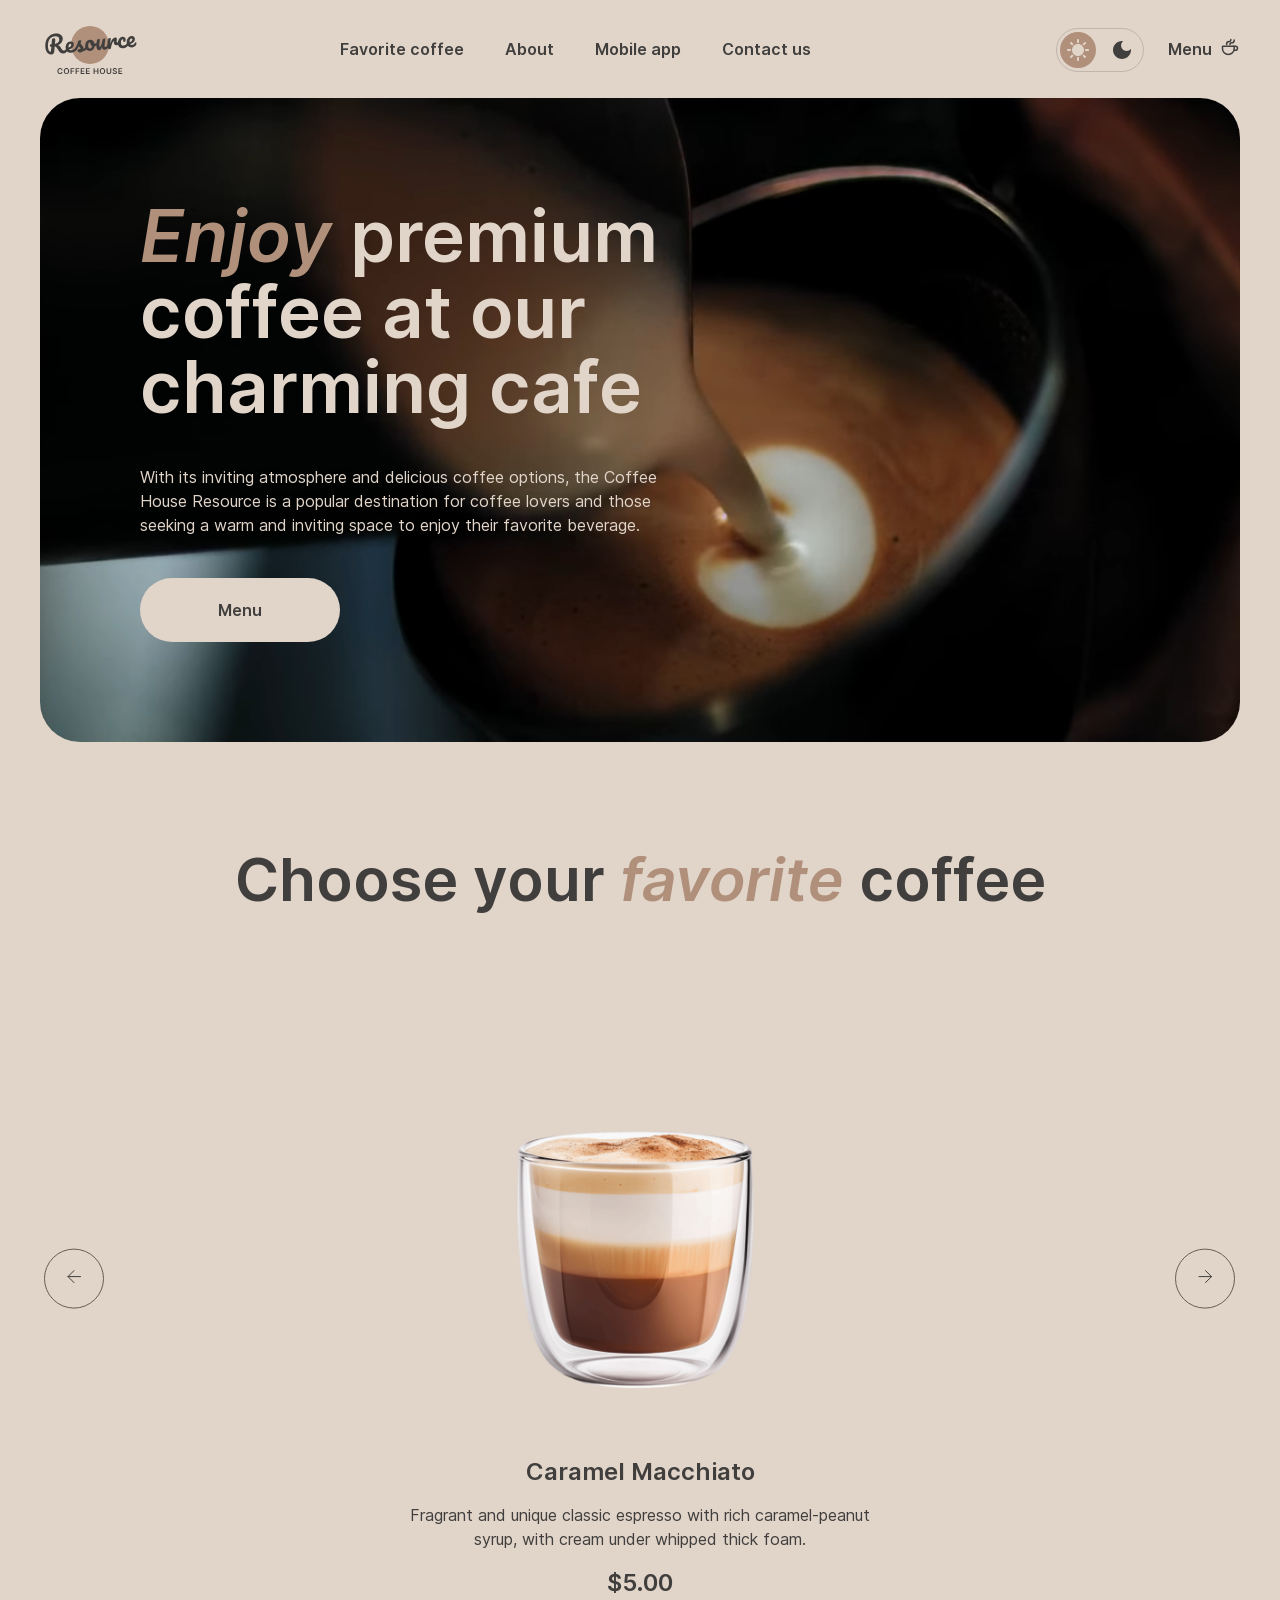
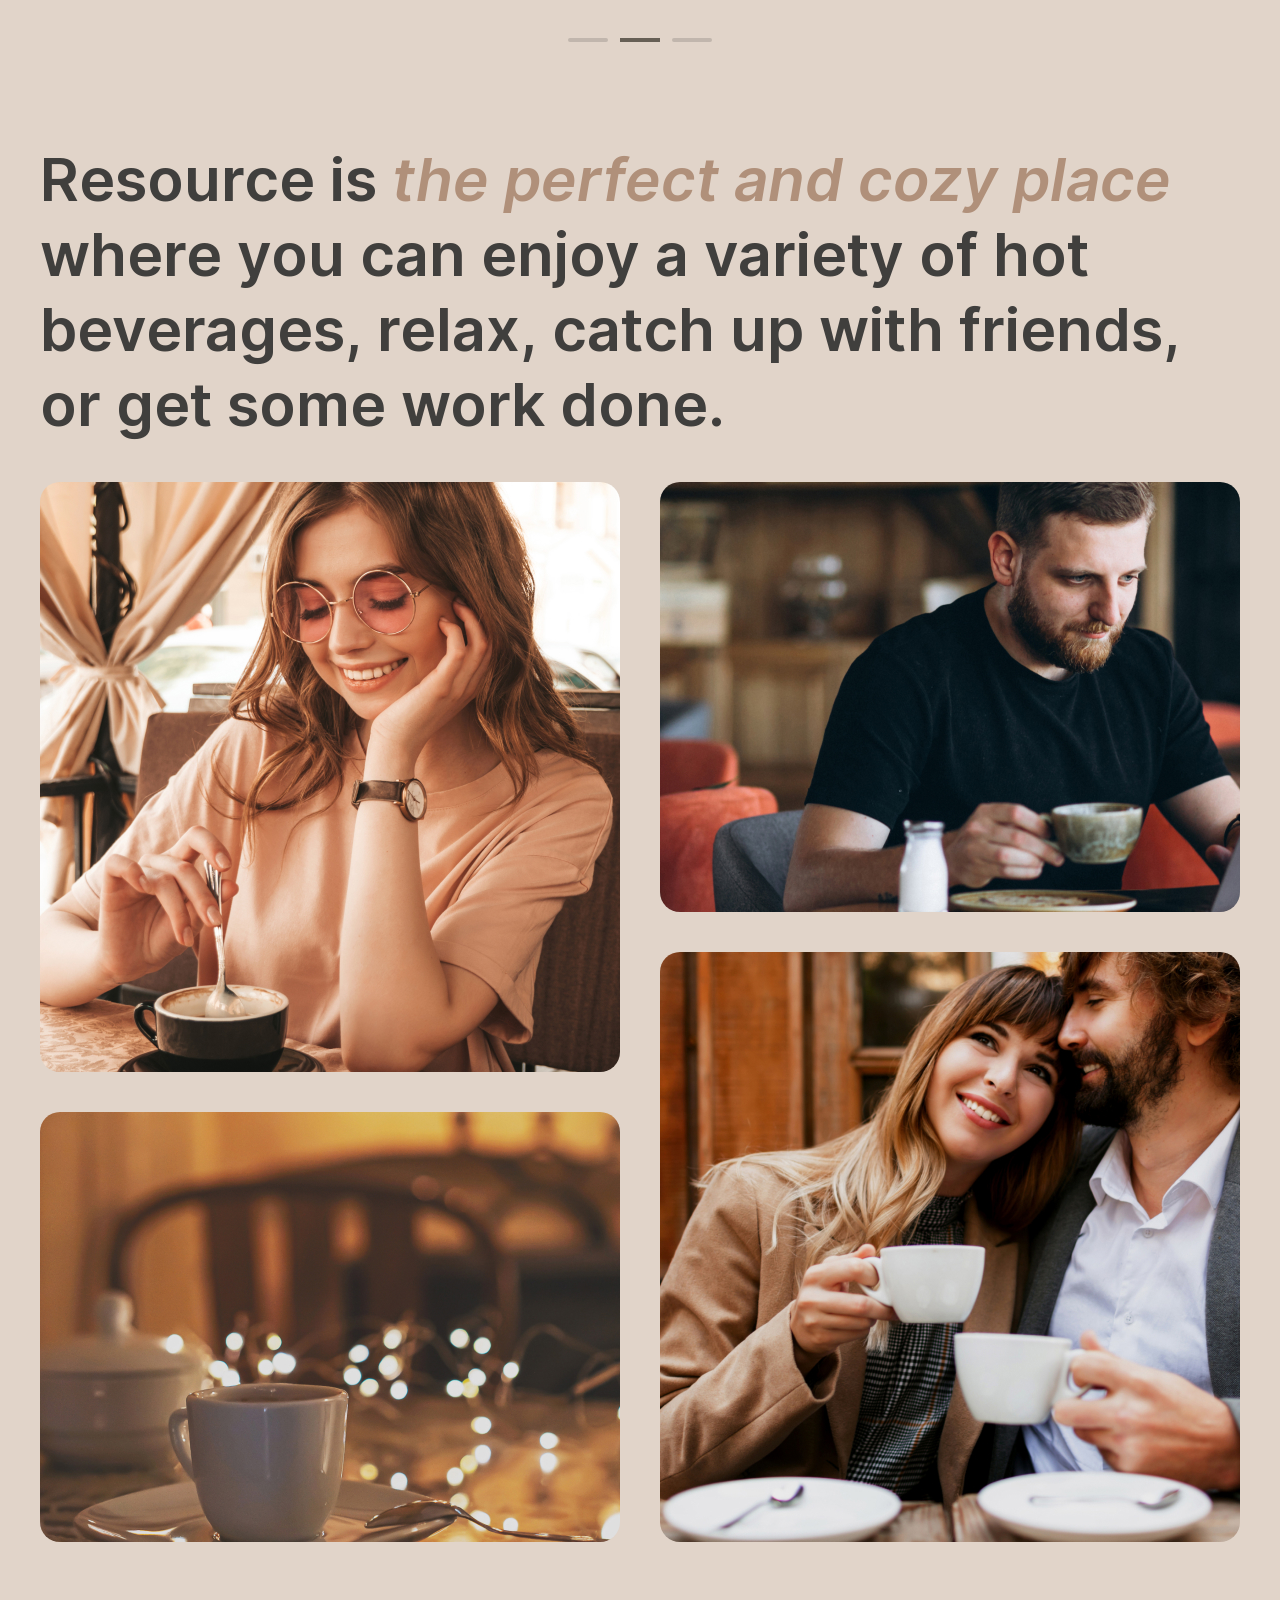
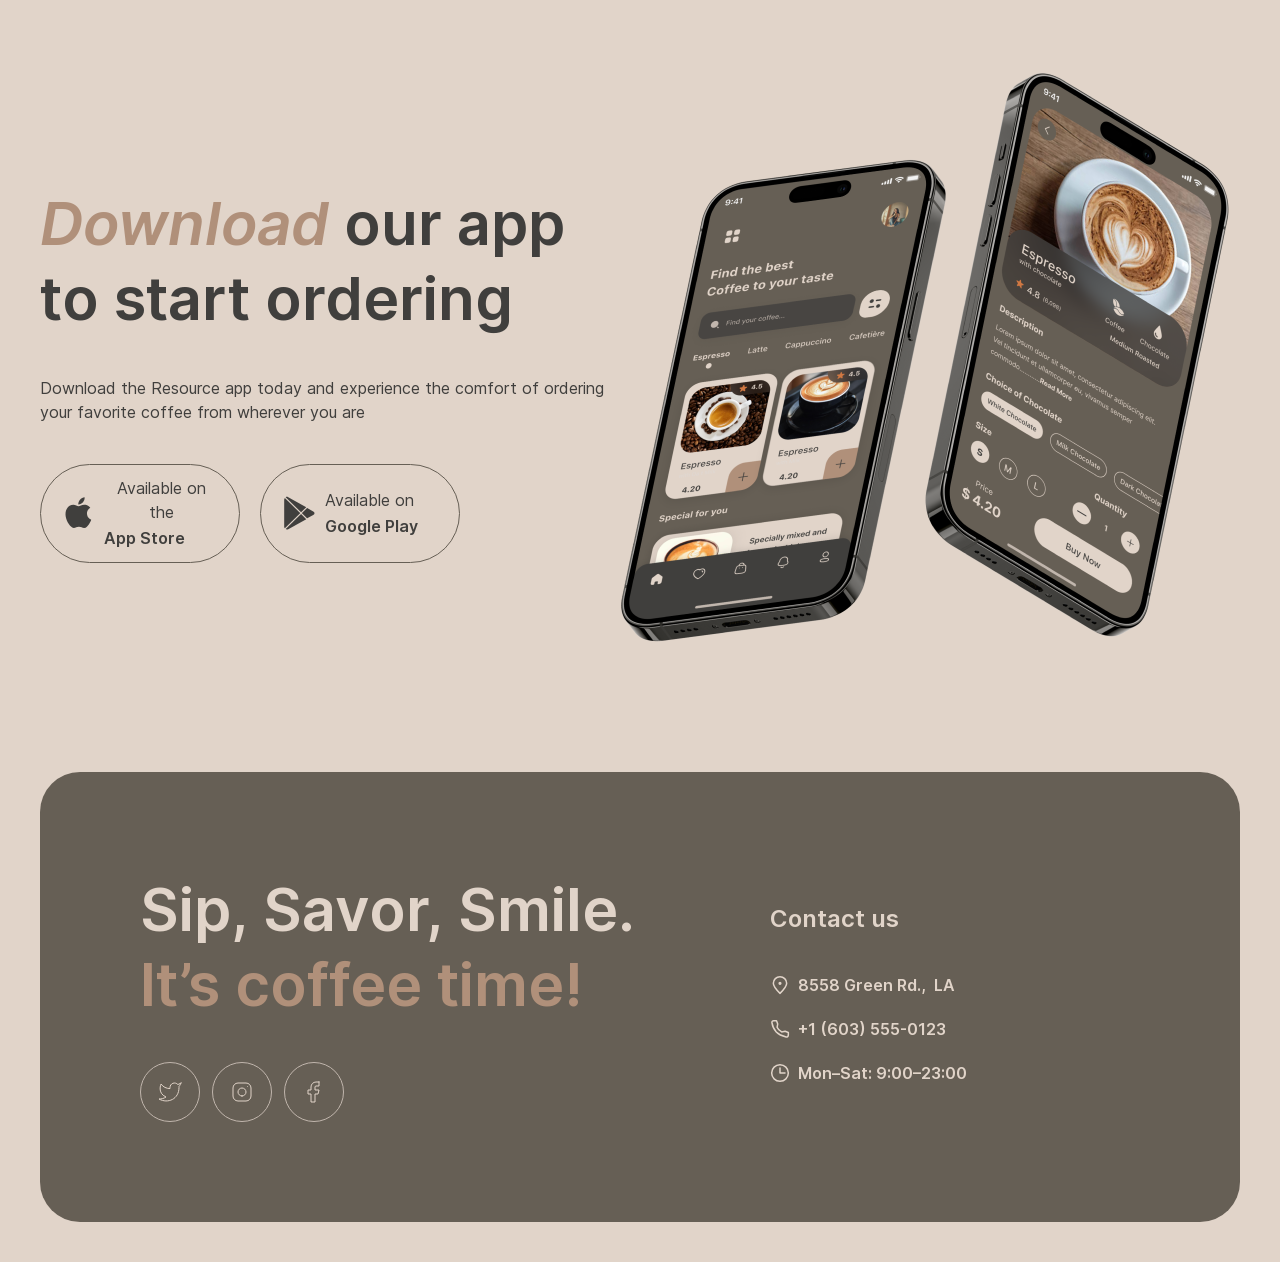
<file: index.html>
<!DOCTYPE html>
<html lang="en">
<head>
  <meta charset="UTF-8">
  <meta name="viewport" content="width=device-width, initial-scale=1.0">
  <link rel="apple-touch-icon" sizes="180x180" href="./assets/favicon/apple-touch-icon.png">
  <link rel="icon" type="image/png" sizes="32x32" href="./assets/favicon/favicon-32x32.png">
  <link rel="icon" type="image/png" sizes="16x16" href="./assets/favicon/favicon-16x16.png">
  <link rel="mask-icon" href="./assets/favicon/safari-pinned-tab.svg" color="#5bbad5">
  <link rel="stylesheet" href="./assets/styles/index.css">
  <title>Cofee House</title>
</head>
<body>
  <div class="wrapper">
    <header class="header">
      <div class="header__wrapper">
        <a href="./index.html" class="header__logo disable">
          <img src="./assets/images/logo.svg" alt="Cofee House" class="logo__image">
        </a>
        <div class="header__burger">
          <span></span>
          <span></span>
        </div>
        <nav class="header__menu">
          <ul class="menu__list">
          <li class="menu__items"><a href="#favorite" class="menu__link">Favorite coffee</a></li>
          <li class="menu__items"><a href="#about" class="menu__link">About</a></li>
          <li class="menu__items"><a href="#mobile" class="menu__link">Mobile app</a></li>
          <li class="menu__items"><a href="#contact" class="menu__link">Contact us</a></li>
          </ul>
          <a class="menu__items menu__items--hover" href="./menu.html">Menu</a>
        </nav>
        <div class="header__switcher">
          <div class="switcher__item active switcher__item--base" data-theme="base">
          </div>
          <div class="switcher__item switcher__item--dark" data-theme="dark"></div>
        </div>
      </div>
    </header>
    <main>
      <section class="hero">
        <video class="hero__video" playsinline muted autoplay loop poster="./assets/images/img-hero.jpg">
          <source src="./assets/media/fon.mp4" type="video/mp4">
          <source src="./assets/media/fon.webm" type="video/webm">
        </video>
        <div class="hero__wrapper">
          <h1 class="hero__title"><span>Enjoy</span> premium coffee at our charming cafe</h1>
          <div class="hero__text">With its inviting atmosphere and delicious coffee options, the Coffee House Resource is a popular destination for coffee lovers and those seeking a warm and inviting space to enjoy their favorite beverage.</div>
          <a href="./menu.html" class="hero__btn">Menu</a>
        </div>
      </section>
      <section class="favorite">
        <div class="favorite__wrapper" id="favorite">
          <h2 class="favorite__title">Choose your <span>favorite</span> coffee</h2>
          <div class="favorite__slider">
            <div class="slider__arrow slider__arrow--prev">
            </div>
            <div class="slider__arrow slider__arrow--next">
          </div>
          <div class="slider">
            <div class="slider__list">
              <div class="slider__track">
                <div class="slider__elem">
                  <img src="./assets/images/coffee-slider-1.png" alt="S’mores Frappuccino" class="slider__img">
                  <div class="slider__title">S’mores Frappuccino</div>
                  <div class="slider__subtitle">This new drink takes an espresso and mixes it with brown sugar and cinnamon before being topped with oat milk.</div>
                  <div class="slider__price">$5.50</div>
                </div>
                <div class="slider__elem">
                  <img src="./assets/images/coffee-slider-2.png" alt="Caramel Macchiato" class="slider__img">
                  <div class="slider__title">Caramel Macchiato</div>
                  <div class="slider__subtitle">Fragrant and unique classic espresso with rich caramel-peanut syrup, with cream under whipped thick foam.</div>
                  <div class="slider__price">$5.00</div>
                </div>
                <div class="slider__elem">
                  <img src="./assets/images/coffee-slider-3.png" alt="Ice coffee" class="slider__img">
                  <div class="slider__title">Ice coffee</div>
                  <div class="slider__subtitle">A popular summer drink that tones and invigorates. Prepared from coffee, milk and ice.</div>
                  <div class="slider__price">$5.50</div>
                </div>
              </div>
            </div>
            <div class="slider__nav">
              <div class="slider__controls active"></div>
              <div class="slider__controls"></div>
              <div class="slider__controls"></div>
            </div>
          </div>
          </div>
        </div>
      </section>
      <section class="about">
        <div class="about__wrapper" id="about">
          <h2 class="about__title">Resource is <span>the perfect and cozy place</span> where you can enjoy a variety of hot beverages, relax, catch up with friends, or get some work done.</h2>
          <div class="about__images">
            <div class="about__img about__img--first"><img src="./assets/images/about-1.jpg" alt="woman is drinking coffee"></div>
            <div class="about__img about__img--thrid"><img src="./assets/images/about-2.jpg" alt="coffee on the table"></div>
            <div class="about__img about__img--second"><img src="./assets/images/about-3.jpg" alt="drinking coffee alone"></div>
            <div class="about__img about__img--fourth"><img src="./assets/images/about-4.jpg" alt="couple is drinking coffee"></div>
          </div>
        </div>
      </section>
      <section class="mobile">
        <div class="mobile__wrapper" id="mobile">
          <div class="mobile__info">
            <h2 class="mobile__title"> <span>Download</span> our app to&nbsp;start ordering</h2>
            <div class="mobile__text">Download the Resource app today and experience the comfort of ordering your favorite coffee from wherever you are</div>
            <div class="mobile__btns">
              <a href="https://www.apple.com/app-store/" target="_blank" class="mobile__btn mobile__app-store">
                <div class="btn__text">
                  <div class="btn__title">Available on the</div>
                  <div class="btn__subtitle">App Store</div>
                </div>
              </a>
              <a href="https://play.google.com/store/apps" target="_blank" class="mobile__btn mobile__google-play">
                <div class="btn__text">
                  <div class="btn__title">Available on</div>
                  <div class="btn__subtitle">Google Play</div>
                </div>
              </a>
            </div>
          </div>
          <img src="./assets/images/mobile-screens.png" alt="Mobile app" class="mobile__img">
        </div>
      </section>
    </main>
    <footer class="footer">
      <div class="footer__wrapper" id="contact">
        <div class="footer__info">
          <div class="footer__title">
            Sip, Savor, Smile. <span> It’s&nbsp;coffee time!</span>
          </div>
          <ul class="footer__social">
            <li class="social__items">
              <a target="_blank" href="https://twitter.com">
                <svg xmlns="http://www.w3.org/2000/svg" width="24" height="24" viewBox="0 0 24 24" fill="none">
                  <path d="M23 3.01006C23 3.01006 20.9821 4.20217 19.86 4.54006C19.2577 3.84757 18.4573 3.35675 17.567 3.13398C16.6767 2.91122 15.7395 2.96725 14.8821 3.29451C14.0247 3.62177 13.2884 4.20446 12.773 4.96377C12.2575 5.72309 11.9877 6.62239 12 7.54006V8.54006C10.2426 8.58562 8.50127 8.19587 6.93101 7.4055C5.36074 6.61513 4.01032 5.44869 3 4.01006C3 4.01006 -1 13.0101 8 17.0101C5.94053 18.408 3.48716 19.109 1 19.0101C10 24.0101 21 19.0101 21 7.51006C20.9991 7.23151 20.9723 6.95365 20.92 6.68006C21.9406 5.67355 23 3.01006 23 3.01006Z" stroke="#E1D4C9" stroke-linecap="round" stroke-linejoin="round"/>
                </svg>
              </a></li>
            <li class="social__items">
              <a href="https://www.instagram.com/" target="_blank">
                <svg xmlns="http://www.w3.org/2000/svg" width="24" height="24" viewBox="0 0 24 24" fill="none">
                <path d="M12 16C14.2091 16 16 14.2091 16 12C16 9.79086 14.2091 8 12 8C9.79086 8 8 9.79086 8 12C8 14.2091 9.79086 16 12 16Z" stroke="#E1D4C9" stroke-linecap="round" stroke-linejoin="round"/>
                <path d="M3 16V8C3 5.23858 5.23858 3 8 3H16C18.7614 3 21 5.23858 21 8V16C21 18.7614 18.7614 21 16 21H8C5.23858 21 3 18.7614 3 16Z" stroke="#E1D4C9"/>
                <path d="M17.5 6.51L17.51 6.49889" stroke="#E1D4C9" stroke-linecap="round" stroke-linejoin="round"/>
                </svg>
              </a>
        </li>
            <li class="social__items">
              <a href="https://www.facebook.com" target="_blank">
                <svg xmlns="http://www.w3.org/2000/svg" width="24" height="24" viewBox="0 0 24 24" fill="none">
                  <path d="M17 2H14C12.6739 2 11.4021 2.52678 10.4645 3.46447C9.52678 4.40215 9 5.67392 9 7V10H6V14H9V22H13V14H16L17 10H13V7C13 6.73478 13.1054 6.48043 13.2929 6.29289C13.4804 6.10536 13.7348 6 14 6H17V2Z" stroke="#E1D4C9" stroke-linecap="round" stroke-linejoin="round"/>
                </svg>
              </a>
            </li>
          </ul>
        </div>
        <div class="footer__contacts">
          <div class="contacts__title">Contact us</div>
          <div class="contacts__list">
            <a href="https://maps.app.goo.gl/wnpKrwLwXwXnsNwj8" target="_blank" class="contacts__link contacts__address">8558 Green Rd., &nbsp;LA</a>
            <a href="tel:+16035550123" class="contacts__link contacts__phone">+1 (603) 555-0123</a>
            <p class="contacts__link contacts__time">Mon–Sat: 9:00–23:00</p>
          </div>
        </div>
      </div>
    </footer>
  </div>
  <script src="./assets/scripts/script.js" type="module"></script>
</body>
</html>
</file>
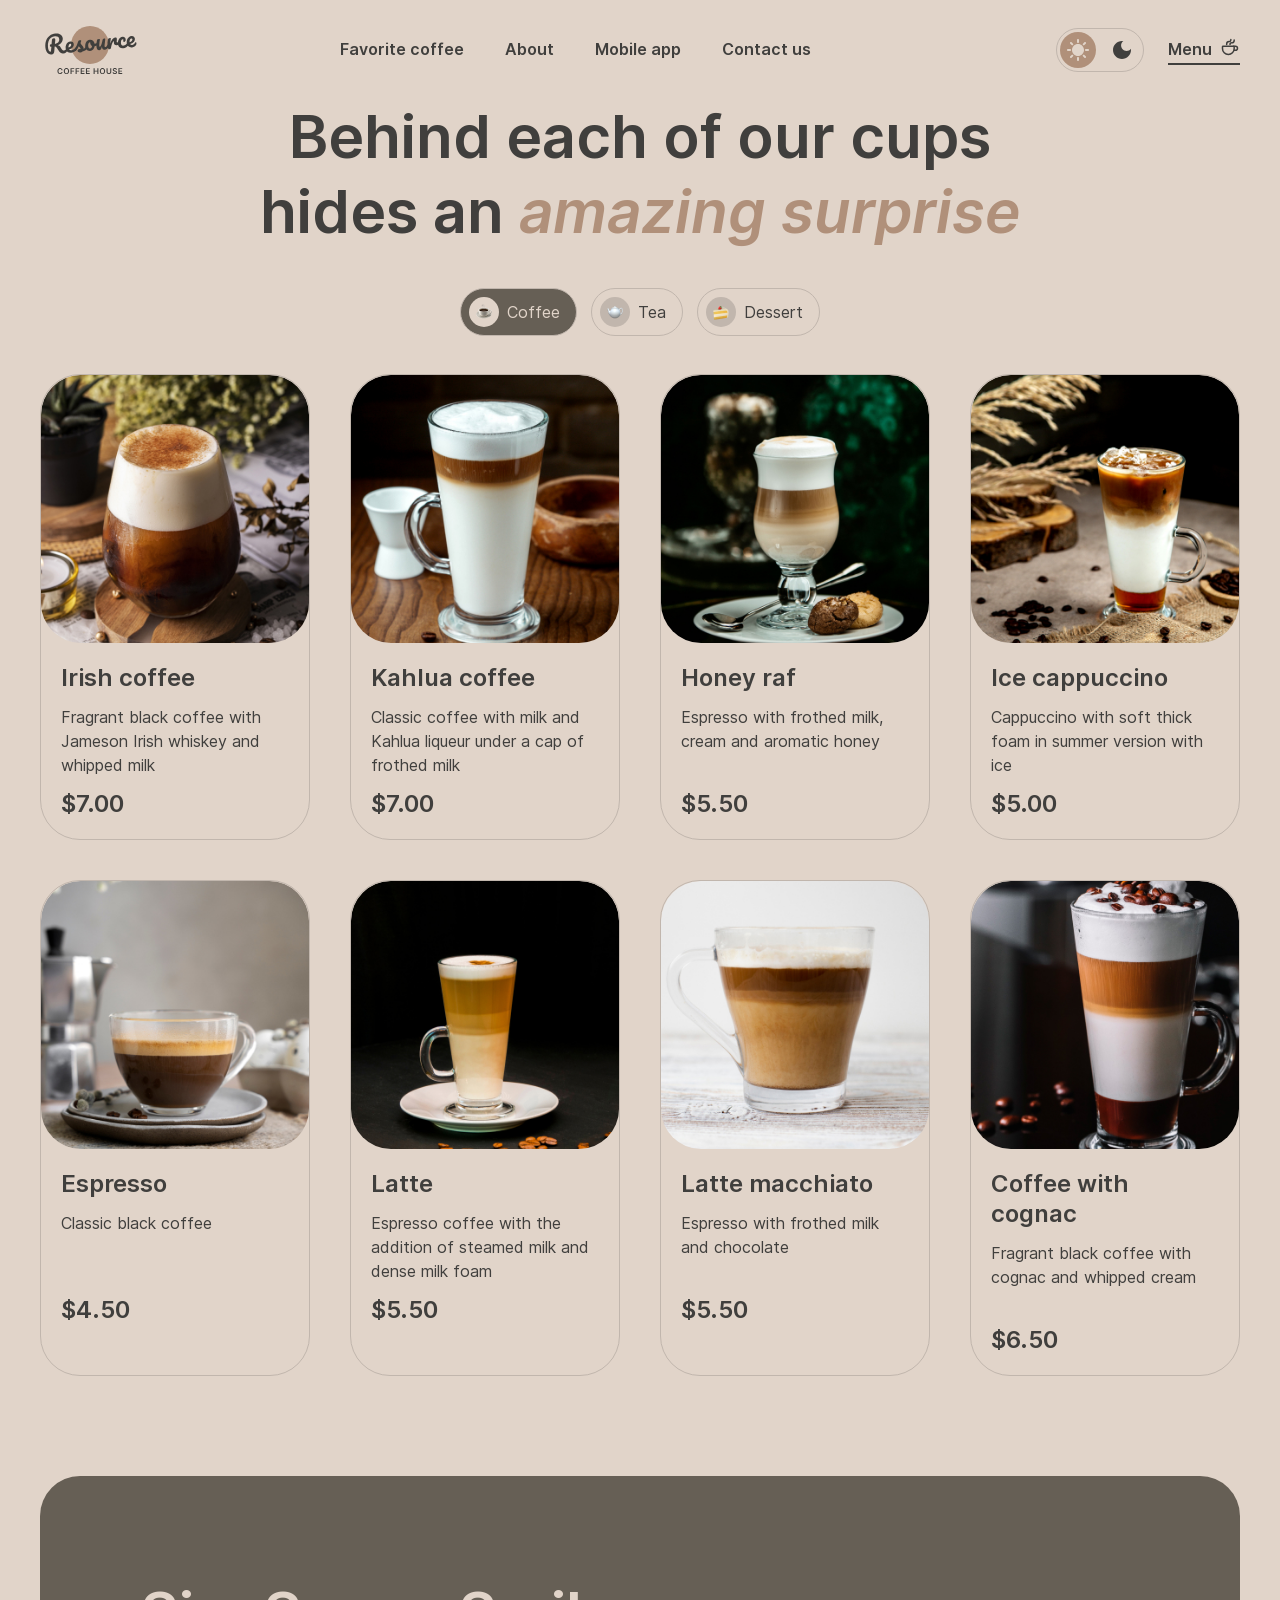
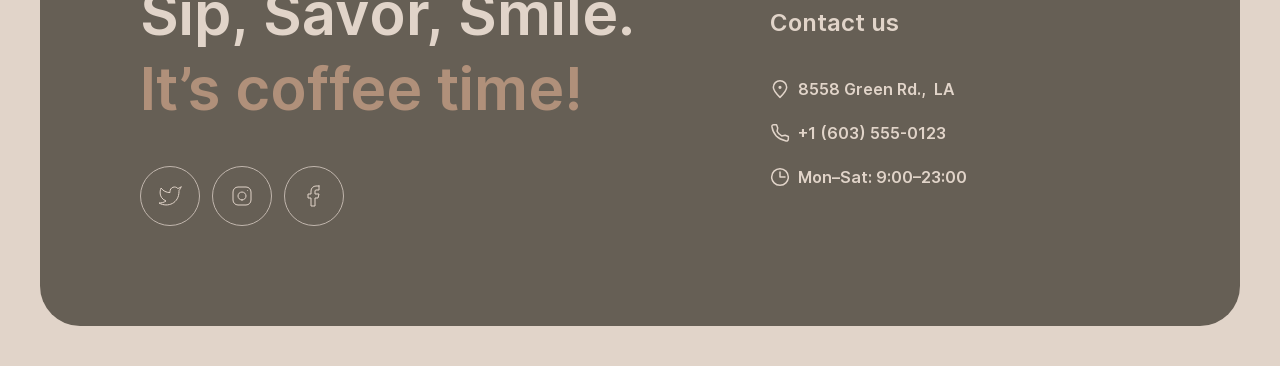
<file: menu.html>
<!DOCTYPE html>
<html lang="en">
<head>
  <meta charset="UTF-8">
  <meta name="viewport" content="width=device-width, initial-scale=1.0">
  <link rel="apple-touch-icon" sizes="180x180" href="./assets/favicon/apple-touch-icon.png">
  <link rel="icon" type="image/png" sizes="32x32" href="./assets/favicon/favicon-32x32.png">
  <link rel="icon" type="image/png" sizes="16x16" href="./assets/favicon/favicon-16x16.png">
  <link rel="mask-icon" href="./assets/favicon/safari-pinned-tab.svg" color="#5bbad5">
  <link rel="stylesheet" href="./assets/styles/index.css">
  <title>Cofee House - Menu</title>
</head>
<body>
  <div class="wrapper">
    <header class="header">
      <div class="header__wrapper">
        <a href="./index.html" class="header__logo">
          <img src="./assets/images/logo.svg" alt="Cofee House" class="logo__image">
        </a>
        <div class="header__burger">
          <span></span>
          <span></span>
        </div>
        <nav class="header__menu">
          <ul class="menu__list">
          <li class="menu__items"><a href="./index.html#favorite" class="menu__link">Favorite coffee</a></li>
          <li class="menu__items"><a href="./index.html#about" class="menu__link">About</a></li>
          <li class="menu__items"><a href="./index.html#mobile" class="menu__link">Mobile app</a></li>
          <li class="menu__items"><a href="#contact" class="menu__link">Contact us</a></li>
          </ul>
          <a class="menu__items menu__items--hover active" href="./menu.html">Menu</a>
        </nav>
        <div class="header__switcher">
          <div class="switcher__item active switcher__item--base" data-theme="base">
          </div>
          <div class="switcher__item switcher__item--dark" data-theme="dark"></div>
        </div>
      </div>
    </header>
    <main>
        <section class="catalog">
          <div class="catalog__wrapper">
            <h1 class="catalog__title">
              Behind each of our cups hides an <span>amazing surprise</span> 
            </h1>
            <div class="catalog__tabs">
              <div class="tabs__items tabs__items--coffee active">
                <div class="tabs__name">Coffee</div>
              </div>
              <div class="tabs__items tabs__items--tea">
                <div class="tabs__name">Tea</div>
              </div>
              <div class="tabs__items tabs__items--dessert">
                <div class="tabs__name">Dessert</div>
              </div>
            </div>
            <div class="catalog__list">
            </div>
            <div class="catalog__icon hide">
              <svg xmlns="http://www.w3.org/2000/svg" width="24" height="24" viewBox="0 0 24 24" fill="none">
                <path d="M21.8883 13.5C21.1645 18.3113 17.013 22 12 22C6.47715 22 2 17.5228 2 12C2 6.47715 6.47715 2 12 2C16.1006 2 19.6248 4.46819 21.1679 8" stroke="currentColor" stroke-linecap="round" stroke-linejoin="round"/>
                <path d="M17 8H21.4C21.7314 8 22 7.73137 22 7.4V3" stroke="currentColor" stroke-linecap="round" stroke-linejoin="round"/>
                </svg>
            </div>
          </div>
        </section>
    </main>
    <footer class="footer">
      <div class="footer__wrapper" id="contact">
        <div class="footer__info">
          <div class="footer__title">
            Sip, Savor, Smile. <span> It’s&nbsp;coffee time!</span>
          </div>
          <ul class="footer__social">
            <li class="social__items">
              <a target="_blank" href="https://twitter.com">
                <svg xmlns="http://www.w3.org/2000/svg" width="24" height="24" viewBox="0 0 24 24" fill="none">
                  <path d="M23 3.01006C23 3.01006 20.9821 4.20217 19.86 4.54006C19.2577 3.84757 18.4573 3.35675 17.567 3.13398C16.6767 2.91122 15.7395 2.96725 14.8821 3.29451C14.0247 3.62177 13.2884 4.20446 12.773 4.96377C12.2575 5.72309 11.9877 6.62239 12 7.54006V8.54006C10.2426 8.58562 8.50127 8.19587 6.93101 7.4055C5.36074 6.61513 4.01032 5.44869 3 4.01006C3 4.01006 -1 13.0101 8 17.0101C5.94053 18.408 3.48716 19.109 1 19.0101C10 24.0101 21 19.0101 21 7.51006C20.9991 7.23151 20.9723 6.95365 20.92 6.68006C21.9406 5.67355 23 3.01006 23 3.01006Z" stroke="#E1D4C9" stroke-linecap="round" stroke-linejoin="round"/>
                </svg>
              </a></li>
            <li class="social__items">
              <a href="https://www.instagram.com/" target="_blank">
                <svg xmlns="http://www.w3.org/2000/svg" width="24" height="24" viewBox="0 0 24 24" fill="none">
                <path d="M12 16C14.2091 16 16 14.2091 16 12C16 9.79086 14.2091 8 12 8C9.79086 8 8 9.79086 8 12C8 14.2091 9.79086 16 12 16Z" stroke="#E1D4C9" stroke-linecap="round" stroke-linejoin="round"/>
                <path d="M3 16V8C3 5.23858 5.23858 3 8 3H16C18.7614 3 21 5.23858 21 8V16C21 18.7614 18.7614 21 16 21H8C5.23858 21 3 18.7614 3 16Z" stroke="#E1D4C9"/>
                <path d="M17.5 6.51L17.51 6.49889" stroke="#E1D4C9" stroke-linecap="round" stroke-linejoin="round"/>
                </svg>
              </a>
        </li>
            <li class="social__items">
              <a href="https://www.facebook.com" target="_blank">
                <svg xmlns="http://www.w3.org/2000/svg" width="24" height="24" viewBox="0 0 24 24" fill="none">
                  <path d="M17 2H14C12.6739 2 11.4021 2.52678 10.4645 3.46447C9.52678 4.40215 9 5.67392 9 7V10H6V14H9V22H13V14H16L17 10H13V7C13 6.73478 13.1054 6.48043 13.2929 6.29289C13.4804 6.10536 13.7348 6 14 6H17V2Z" stroke="#E1D4C9" stroke-linecap="round" stroke-linejoin="round"/>
                </svg>
              </a>
            </li>
          </ul>
        </div>
        <div class="footer__contacts">
          <div class="contacts__title">Contact us</div>
          <div class="contacts__list">
            <a href="https://maps.app.goo.gl/wnpKrwLwXwXnsNwj8" target="_blank" class="contacts__link contacts__address">8558 Green Rd., &nbsp;LA</a>
            <a href="tel:+16035550123" class="contacts__link contacts__phone">+1 (603) 555-0123</a>
            <p class="contacts__link contacts__time">Mon–Sat: 9:00–23:00</p>
          </div>
        </div>
      </div>
    </footer>
  </div>
      <div class="overlay">
      <div class="modal ">
         <div class="modal__wrapper">
          <div class="modal__img">
            <img src="./assets/images/coffee-1.jpg" alt="Irish coffee">
          </div>
            <div class="modal__content">
               <div class="modal__title">Irish coffee</div>
               <div class="modal__subtitle">Fragrant black coffee with Jameson Irish whiskey and whipped milk</div>
               <div class="modal__size">
                <div class="size__title">Size</div>
                <div class="size__btns">
                  <button class="size__btn active size__btn_small" value="0">
                    <div class="btn__icon">S</div>
                    <div class="btn__info">200 ml</div>
                  </button>
                  <button class="size__btn size__btn_medium" value="0">
                    <div class="btn__icon">M</div>
                    <div class="btn__info">300 ml</div>
                  </button>
                  <button class="size__btn size__btn_large" value="0">
                    <div class="btn__icon">L</div>
                    <div class="btn__info">400 ml</div>
                  </button>
                </div>
               </div>
               <div class="modal__additives">
                <div class="additives__title">Additives</div>
                <div class="additives__btns">
                  <button class="additives__btn additives__btn_first" value="0">
                    <div class="btn__icon">1</div>
                    <div class="btn__info">Sugar</div>
                  </button>
                  <button class="additives__btn additives__btn_second" value="0">
                    <div class="btn__icon">2</div>
                    <div class="btn__info">Cinnamon</div>
                  </button>
                  <button class="additives__btn additives__btn_third" value="0">
                    <div class="btn__icon">3</div>
                    <div class="btn__info">Syrup</div>
                  </button>
                </div>
               </div>
               <div class="modal__total">
                <div class="total__title">Total:</div>
                <div class="total__price"><span>$</span><span>7.00</span></div>
               </div>
               <div class="modal__alert">
                <div class="alert__img">
                  <svg xmlns="http://www.w3.org/2000/svg" width="16" height="16" viewBox="0 0 16 16" fill="none">
                    <g clip-path="url(#clip0_268_12877)">
                      <path d="M8 7.66663V11" stroke="#403F3D" stroke-linecap="round" stroke-linejoin="round"/>
                      <path d="M8 5.00667L8.00667 4.99926" stroke="#403F3D" stroke-linecap="round" stroke-linejoin="round"/>
                      <path d="M7.99967 14.6667C11.6816 14.6667 14.6663 11.6819 14.6663 8.00004C14.6663 4.31814 11.6816 1.33337 7.99967 1.33337C4.31778 1.33337 1.33301 4.31814 1.33301 8.00004C1.33301 11.6819 4.31778 14.6667 7.99967 14.6667Z" stroke="#403F3D" stroke-linecap="round" stroke-linejoin="round"/>
                    </g>
                    <defs>
                      <clipPath id="clip0_268_12877">
                        <rect width="16" height="16" fill="white"/>
                      </clipPath>
                    </defs>
                  </svg>
                </div>
                <div class="alert__text">
                  The cost is not final. Download our mobile app to see the final price and place your order. Earn loyalty points and enjoy your favorite coffee with up to 20% discount.
                </div>
               </div>
               <button class="modal__close">
                Close
               </button>
            </div>
         </div>
      </div>
   </div>  
  <script src="./assets/scripts/script.js" type="module"></script>
</body>
</html>
</file>
<file: assets/styles/index.css>
/*! normalize.css v8.0.1 | MIT License | github.com/necolas/normalize.css */
/* Document
   ========================================================================== */
/**
 * 1. Correct the line height in all browsers.
 * 2. Prevent adjustments of font size after orientation changes in iOS.
 */
html {
  line-height: 1.15; /* 1 */
  -webkit-text-size-adjust: 100%; /* 2 */
}

/* Sections
   ========================================================================== */
/**
 * Remove the margin in all browsers.
 */
body {
  margin: 0;
}

/**
 * Render the `main` element consistently in IE.
 */
main {
  display: block;
}

/**
 * Correct the font size and margin on `h1` elements within `section` and
 * `article` contexts in Chrome, Firefox, and Safari.
 */
h1 {
  font-size: 2em;
  margin: 0.67em 0;
}

/* Grouping content
   ========================================================================== */
/**
 * 1. Add the correct box sizing in Firefox.
 * 2. Show the overflow in Edge and IE.
 */
hr {
  -webkit-box-sizing: content-box;
          box-sizing: content-box; /* 1 */
  height: 0; /* 1 */
  overflow: visible; /* 2 */
}

/**
 * 1. Correct the inheritance and scaling of font size in all browsers.
 * 2. Correct the odd `em` font sizing in all browsers.
 */
pre {
  font-family: monospace, monospace; /* 1 */
  font-size: 1em; /* 2 */
}

/* Text-level semantics
   ========================================================================== */
/**
 * Remove the gray background on active links in IE 10.
 */
a {
  background-color: transparent;
}

/**
 * 1. Remove the bottom border in Chrome 57-
 * 2. Add the correct text decoration in Chrome, Edge, IE, Opera, and Safari.
 */
abbr[title] {
  border-bottom: none; /* 1 */
  text-decoration: underline; /* 2 */
  -webkit-text-decoration: underline dotted;
          text-decoration: underline dotted; /* 2 */
}

/**
 * Add the correct font weight in Chrome, Edge, and Safari.
 */
b,
strong {
  font-weight: bolder;
}

/**
 * 1. Correct the inheritance and scaling of font size in all browsers.
 * 2. Correct the odd `em` font sizing in all browsers.
 */
code,
kbd,
samp {
  font-family: monospace, monospace; /* 1 */
  font-size: 1em; /* 2 */
}

/**
 * Add the correct font size in all browsers.
 */
small {
  font-size: 80%;
}

/**
 * Prevent `sub` and `sup` elements from affecting the line height in
 * all browsers.
 */
sub,
sup {
  font-size: 75%;
  line-height: 0;
  position: relative;
  vertical-align: baseline;
}

sub {
  bottom: -0.25em;
}

sup {
  top: -0.5em;
}

/* Embedded content
   ========================================================================== */
/**
 * Remove the border on images inside links in IE 10.
 */
img {
  border-style: none;
}

/* Forms
   ========================================================================== */
/**
 * 1. Change the font styles in all browsers.
 * 2. Remove the margin in Firefox and Safari.
 */
button,
input,
optgroup,
select,
textarea {
  font-family: inherit; /* 1 */
  font-size: 100%; /* 1 */
  line-height: 1.15; /* 1 */
  margin: 0; /* 2 */
}

/**
 * Show the overflow in IE.
 * 1. Show the overflow in Edge.
 */
button,
input { /* 1 */
  overflow: visible;
}

/**
 * Remove the inheritance of text transform in Edge, Firefox, and IE.
 * 1. Remove the inheritance of text transform in Firefox.
 */
button,
select { /* 1 */
  text-transform: none;
}

/**
 * Correct the inability to style clickable types in iOS and Safari.
 */
button,
[type=button],
[type=reset],
[type=submit] {
  -webkit-appearance: button;
}

/**
 * Remove the inner border and padding in Firefox.
 */
button::-moz-focus-inner,
[type=button]::-moz-focus-inner,
[type=reset]::-moz-focus-inner,
[type=submit]::-moz-focus-inner {
  border-style: none;
  padding: 0;
}

/**
 * Restore the focus styles unset by the previous rule.
 */
button:-moz-focusring,
[type=button]:-moz-focusring,
[type=reset]:-moz-focusring,
[type=submit]:-moz-focusring {
  outline: 1px dotted ButtonText;
}

/**
 * Correct the padding in Firefox.
 */
fieldset {
  padding: 0.35em 0.75em 0.625em;
}

/**
 * 1. Correct the text wrapping in Edge and IE.
 * 2. Correct the color inheritance from `fieldset` elements in IE.
 * 3. Remove the padding so developers are not caught out when they zero out
 *    `fieldset` elements in all browsers.
 */
legend {
  -webkit-box-sizing: border-box;
          box-sizing: border-box; /* 1 */
  color: inherit; /* 2 */
  display: table; /* 1 */
  max-width: 100%; /* 1 */
  padding: 0; /* 3 */
  white-space: normal; /* 1 */
}

/**
 * Add the correct vertical alignment in Chrome, Firefox, and Opera.
 */
progress {
  vertical-align: baseline;
}

/**
 * Remove the default vertical scrollbar in IE 10+.
 */
textarea {
  overflow: auto;
}

/**
 * 1. Add the correct box sizing in IE 10.
 * 2. Remove the padding in IE 10.
 */
[type=checkbox],
[type=radio] {
  -webkit-box-sizing: border-box;
          box-sizing: border-box; /* 1 */
  padding: 0; /* 2 */
}

/**
 * Correct the cursor style of increment and decrement buttons in Chrome.
 */
[type=number]::-webkit-inner-spin-button,
[type=number]::-webkit-outer-spin-button {
  height: auto;
}

/**
 * 1. Correct the odd appearance in Chrome and Safari.
 * 2. Correct the outline style in Safari.
 */
[type=search] {
  -webkit-appearance: textfield; /* 1 */
  outline-offset: -2px; /* 2 */
}

/**
 * Remove the inner padding in Chrome and Safari on macOS.
 */
[type=search]::-webkit-search-decoration {
  -webkit-appearance: none;
}

/**
 * 1. Correct the inability to style clickable types in iOS and Safari.
 * 2. Change font properties to `inherit` in Safari.
 */
::-webkit-file-upload-button {
  -webkit-appearance: button; /* 1 */
  font: inherit; /* 2 */
}

/* Interactive
   ========================================================================== */
/*
 * Add the correct display in Edge, IE 10+, and Firefox.
 */
details {
  display: block;
}

/*
 * Add the correct display in all browsers.
 */
summary {
  display: list-item;
}

/* Misc
   ========================================================================== */
/**
 * Add the correct display in IE 10+.
 */
template {
  display: none;
}

/**
 * Add the correct display in IE 10.
 */
[hidden] {
  display: none;
}

@font-face {
  font-family: "Inter";
  font-style: normal;
  font-weight: 600;
  src: url("../fonts/Inter-SemiBold.woff") format("woff"), url("../fonts/Inter-SemiBold.woff2") format("woff2");
}
@font-face {
  font-family: "Inter";
  font-style: italic;
  font-weight: 600;
  src: url("../fonts/Inter-SemiBoldItalic.woff") format("woff"), url("../fonts/Inter-SemiBoldItalic.woff2") format("woff2");
}
@font-face {
  font-family: "Inter";
  font-style: normal;
  font-weight: 400;
  src: url("../fonts/Inter-Regular.woff") format("woff"), url("../fonts/Inter-Regular.woff2") format("woff2");
}
:root {
  --text-primary: #403F3D;
  --text-inverse: #E1D4C9;
  --text-accent: #B0907A;
  --background-page: #E1D4C9;
  --background-container: #665F55;
  --backround-overlay: #403F3DCC;
  --border-color-primary: #C1B6AD;
  --border-color-inverse: #665F55;
}

body.dark-theme {
  --text-primary: #E1D4C9;
  --text-inverse: #E1D4C9;
  --text-accent: #B0907A;
  --background-page: #292826;
  --background-container: #403F3D;
  --backround-overlay: #292826CC;
  --border-color-primary: #665F55;
  --border-color-inverse: #C1B6AD;
}

*,
*::before,
*::after {
  margin: 0;
  padding: 0;
  border: 0;
  -webkit-box-sizing: border-box;
          box-sizing: border-box;
}

li {
  list-style: none;
}

a, a:visited {
  text-decoration: none;
  color: inherit;
}

a:hover {
  text-decoration: none;
}

h1, h2, h3, h4, h5, h6 {
  font-weight: inherit;
  font-size: inherit;
  margin: 0;
}

html,
body {
  height: 100%;
  scroll-behavior: smooth;
}

body {
  background: var(--background-page);
  color: var(--text-primary);
  font-family: Inter, Arial, sans-serif;
}
body.no-scroll {
  overflow: hidden;
}

.wrapper {
  max-width: 1440px;
  padding-left: 40px;
  padding-right: 40px;
  width: 100%;
  margin: 0 auto;
}
@media (max-width: 767px) {
  .wrapper {
    padding-left: 16px;
    padding-right: 16px;
  }
}

.header__wrapper {
  padding-top: 20px;
  display: -webkit-box;
  display: -ms-flexbox;
  display: flex;
  -webkit-box-orient: horizontal;
  -webkit-box-direction: normal;
      -ms-flex-direction: row;
          flex-direction: row;
  -webkit-box-align: center;
      -ms-flex-align: center;
          align-items: center;
  gap: 24px;
  -webkit-box-pack: justify;
      -ms-flex-pack: justify;
          justify-content: space-between;
}
@media (max-width: 1000px) {
  .header__wrapper {
    gap: 10px;
  }
}
.header__logo {
  width: 100px;
  height: 60px;
  position: relative;
}
.header__logo.disable {
  pointer-events: none;
}
.header__menu {
  display: -webkit-box;
  display: -ms-flexbox;
  display: flex;
  -webkit-box-orient: vertical;
  -webkit-box-direction: normal;
      -ms-flex-direction: column;
          flex-direction: column;
  color: var(--text-primary);
  -webkit-box-align: center;
      -ms-flex-align: center;
          align-items: center;
  gap: 100px;
  -webkit-transition: all 0.3s ease;
  transition: all 0.3s ease;
  position: fixed;
  width: 0;
  right: 0;
  z-index: 5;
  padding: 60px 0;
  -webkit-transform: translateX(100vw);
          transform: translateX(100vw);
  background-color: var(--background-page);
  width: 100vw;
  transition: all 0.3s ease;
  top: 90px;
  -webkit-box-pack: center;
      -ms-flex-pack: center;
          justify-content: center;
  height: calc(100svh - 90px);
}
.header__menu.active {
  z-index: 10;
  left: 0;
  -webkit-transform: translateX(0);
          transform: translateX(0);
}
.header__switcher {
  border: 1px solid var(--border-color-primary);
  border-radius: 24px;
  padding: 3px;
  display: -webkit-box;
  display: -ms-flexbox;
  display: flex;
  -webkit-box-align: center;
      -ms-flex-align: center;
          align-items: center;
  gap: 8px;
  margin-left: auto;
}
.header__burger {
  -webkit-box-ordinal-group: 2;
      -ms-flex-order: 1;
          order: 1;
  display: -webkit-box;
  display: -ms-flexbox;
  display: flex;
  width: 44px;
  height: 44px;
  -webkit-box-pack: center;
      -ms-flex-pack: center;
          justify-content: center;
  -webkit-box-align: center;
      -ms-flex-align: center;
          align-items: center;
  border-radius: 100px;
  -webkit-box-orient: vertical;
  -webkit-box-direction: normal;
      -ms-flex-direction: column;
          flex-direction: column;
  border: 1px solid var(--border-color-inverse);
}
.header__burger span {
  width: 18px;
  height: 2px;
  background-color: var(--text-primary);
  -webkit-transition: all 0.5s ease;
  transition: all 0.5s ease;
}
.header__burger span:last-child {
  margin-top: 6px;
}
.header__burger.active span:first-child {
  margin-top: 3px;
  -webkit-transform: rotate(45deg);
          transform: rotate(45deg);
}
.header__burger.active span:last-child {
  margin-top: -1px;
  -webkit-transform: rotate(-45deg);
          transform: rotate(-45deg);
}
@media (min-width: 770px) {
  .header__menu {
    display: contents;
  }
  .header__switcher {
    margin-left: 0;
  }
  .header__burger {
    display: none;
  }
}
@media (max-width: 767px) {
  .header__wrapper {
    gap: 12px;
  }
}
@media (max-width: 576px) {
  .header__menu {
    -webkit-box-pack: start;
        -ms-flex-pack: start;
            justify-content: flex-start;
    gap: 102px;
    padding-top: 70px;
  }
}

body.dark-theme .header__logo img {
  opacity: 0;
}
body.dark-theme .header__logo::after {
  content: "";
  position: absolute;
  top: 0;
  left: 0;
  width: 100%;
  height: 100%;
  background-image: url("../images/logo-black.svg");
}

.menu__list {
  display: -webkit-box;
  display: -ms-flexbox;
  display: flex;
  gap: 41px;
  width: 100%;
  -webkit-box-pack: center;
      -ms-flex-pack: center;
          justify-content: center;
  padding-right: 45px;
  margin-top: -3px;
}
@media (max-width: 1200px) {
  .menu__list {
    padding-right: 0;
    gap: 15px;
  }
}
@media (max-width: 769px) {
  .menu__list {
    -webkit-box-orient: vertical;
    -webkit-box-direction: normal;
        -ms-flex-direction: column;
            flex-direction: column;
    -webkit-box-align: center;
        -ms-flex-align: center;
            align-items: center;
    line-height: 125%;
    gap: 60px;
    margin-top: 0;
  }
}
.menu__items {
  font-size: 16px;
  font-weight: 600;
  line-height: 150%;
  display: -webkit-box;
  display: -ms-flexbox;
  display: flex;
  -webkit-box-orient: horizontal;
  -webkit-box-direction: normal;
      -ms-flex-direction: row;
          flex-direction: row;
  position: relative;
  gap: 8px;
}
.menu__items a,
.menu__items span {
  color: var(--text-primary);
}
.menu__items--hover {
  -webkit-box-ordinal-group: 2;
      -ms-flex-order: 1;
          order: 1;
  display: -webkit-box;
  display: -ms-flexbox;
  display: flex;
  gap: 8px;
  margin-top: -3px;
}
.menu__items--hover::before {
  content: "";
  display: block;
  -webkit-box-ordinal-group: 2;
      -ms-flex-order: 1;
          order: 1;
  width: 20px;
  height: 20px;
  -webkit-mask-image: url("../icons/menu-icon.svg");
          mask-image: url("../icons/menu-icon.svg");
  background-color: var(--text-primary);
  -webkit-mask-repeat: no-repeat;
          mask-repeat: no-repeat;
  -webkit-mask-size: 100% 100%;
          mask-size: 100% 100%;
}
.menu__items--hover.active::after {
  width: 100%;
}
@media (max-width: 769px) {
  .menu__items--hover::before {
    width: 40px;
    height: 40px;
  }
}
.menu__items::after {
  position: absolute;
  content: "";
  display: block;
  height: 2px;
  width: 0;
  background: var(--text-primary);
  bottom: -4px;
  left: 50%;
  -webkit-transform: translateX(-50%);
          transform: translateX(-50%);
  -webkit-transition: all 0.3s ease;
  transition: all 0.3s ease;
}
@media (hover: hover) {
  .menu__items:hover::after {
    width: 100%;
  }
}
.menu__items_active::after {
  width: 100%;
}
@media (max-width: 769px) {
  .menu__items {
    font-size: 32px;
    font-weight: 600;
    line-height: 125%;
    display: -webkit-box;
    display: -ms-flexbox;
    display: flex;
    gap: 18px;
    -webkit-box-align: center;
        -ms-flex-align: center;
            align-items: center;
  }
}
.menu__link {
  color: #403F3D;
}
.menu__icon {
  width: 20px;
  height: 20px;
}
@media (max-width: 768px) {
  .menu__icon {
    width: 40px;
    height: 40px;
  }
}

.switcher__item {
  width: 36px;
  height: 36px;
  border-radius: 50%;
  cursor: pointer;
  position: relative;
  -webkit-transition: background linear 0.3s;
  transition: background linear 0.3s;
}
.switcher__item::after {
  -webkit-transition: background-color linear 0.3s;
  transition: background-color linear 0.3s;
}
.switcher__item.active {
  background: var(--text-accent);
}
.switcher__item.active::after {
  background-color: var(--text-inverse);
}
.switcher__item--base::after {
  content: "";
  position: absolute;
  top: 50%;
  width: 22px;
  height: 22px;
  -webkit-transform: translate(-50%, -50%);
          transform: translate(-50%, -50%);
  left: 50%;
  -webkit-mask-image: url(../icons/sun.svg);
          mask-image: url(../icons/sun.svg);
  background-color: var(--text-primary);
  -webkit-mask-repeat: no-repeat;
          mask-repeat: no-repeat;
  -webkit-mask-size: 100% 100%;
          mask-size: 100% 100%;
}
.switcher__item--dark::after {
  content: "";
  position: absolute;
  top: 50%;
  width: 18px;
  height: 18px;
  -webkit-transform: translate(-50%, -50%);
          transform: translate(-50%, -50%);
  left: 50%;
  -webkit-mask-image: url(../icons/moon.svg);
          mask-image: url(../icons/moon.svg);
  background-color: var(--text-primary);
  -webkit-mask-repeat: no-repeat;
          mask-repeat: no-repeat;
  -webkit-mask-size: 100% 100%;
          mask-size: 100% 100%;
}
@media (hover: hover) {
  .switcher__item:not(.active):hover {
    background: var(--background-container);
  }
  .switcher__item:not(.active):hover::after {
    background-color: var(--text-inverse);
  }
}
@media (max-width: 768px) {
  .switcher__item {
    width: 44px;
    height: 44px;
  }
}

.hero {
  border-radius: 40px;
  padding: 100px;
  margin-top: 18px;
  position: relative;
  width: 100%;
  max-width: 1360px;
}
.hero__video {
  position: absolute;
  top: 0;
  left: 0;
  z-index: 1;
  border-radius: 40px;
  width: 100%;
  height: 100%;
  -o-object-fit: cover;
     object-fit: cover;
}
.hero__wrapper {
  z-index: 5;
  width: 530px;
  display: -webkit-box;
  display: -ms-flexbox;
  display: flex;
  -webkit-box-orient: vertical;
  -webkit-box-direction: normal;
      -ms-flex-direction: column;
          flex-direction: column;
  gap: 40px;
  position: relative;
}
.hero__title {
  font-size: 72px;
  font-weight: 600;
  line-height: 105%;
}
@media (max-width: 767px) {
  .hero__title {
    font-size: 42px;
    line-height: 115%;
  }
}
.hero__title {
  color: var(--text-inverse);
}
.hero__title span {
  font-style: italic;
  color: var(--text-accent);
}
.hero__text {
  font-size: 16px;
  font-weight: 400;
  line-height: 150%;
  color: var(--text-inverse);
}
.hero__btn {
  width: 200px;
  padding: 20px 78px;
  -webkit-box-pack: center;
      -ms-flex-pack: center;
          justify-content: center;
  -webkit-box-align: center;
      -ms-flex-align: center;
          align-items: center;
  padding-left: 106px;
  gap: 9px;
  border-radius: 100px;
  background-color: var(--background-page);
  font-size: 16px;
  font-style: normal;
  font-weight: 600;
  line-height: 150%;
  margin-top: 1px;
  color: var(--text-primary);
  position: relative;
  display: -webkit-box;
  display: -ms-flexbox;
  display: flex;
  -webkit-transition: all 0.3s ease;
  transition: all 0.3s ease;
  width: 200px;
  height: 64px;
}
.hero__btn::after {
  content: "";
  width: 20px;
  height: 20px;
  -webkit-mask-image: url("../icons/menu-icon.svg");
          mask-image: url("../icons/menu-icon.svg");
  background-color: var(--text-primary);
  -webkit-mask-repeat: no-repeat;
          mask-repeat: no-repeat;
  -webkit-mask-size: 100% 100%;
          mask-size: 100% 100%;
  opacity: 0;
  display: block;
  -ms-flex-negative: 0;
      flex-shrink: 0;
}
@media (max-width: 992px) {
  .hero {
    padding: 100px 60px;
  }
  .hero__btn {
    -webkit-box-pack: center;
        -ms-flex-pack: center;
            justify-content: center;
    padding: 0;
  }
  .hero__btn::after {
    opacity: 1;
  }
}
@media (max-width: 767px) {
  .hero {
    padding: 60px 16px;
  }
  .hero__wrapper {
    width: 100%;
  }
}
@media (hover: hover) {
  .hero__btn:hover {
    padding-left: 79px;
  }
  .hero__btn:hover::after {
    opacity: 1;
  }
}

@-webkit-keyframes hoverMenu {
  from {
    padding-left: 106px;
  }
  50% {
    padding-left: 100px;
  }
  to {
    padding-left: 95px;
  }
}

@keyframes hoverMenu {
  from {
    padding-left: 106px;
  }
  50% {
    padding-left: 100px;
  }
  to {
    padding-left: 95px;
  }
}
.favorite {
  margin-top: 100px;
}
.favorite__wrapper {
  margin: 0 auto;
  max-width: 1360px;
  display: -webkit-box;
  display: -ms-flexbox;
  display: flex;
  -webkit-box-orient: vertical;
  -webkit-box-direction: normal;
      -ms-flex-direction: column;
          flex-direction: column;
  -webkit-box-align: center;
      -ms-flex-align: center;
          align-items: center;
  position: relative;
  gap: 40px;
}
.favorite__title {
  font-size: 60px;
  font-weight: 600;
  line-height: 125%;
}
@media (max-width: 767px) {
  .favorite__title {
    font-size: 32px;
    line-height: 125%;
  }
}
.favorite__title {
  text-align: center;
}
.favorite__title span {
  font-style: italic;
  color: var(--text-accent);
}

.slider {
  max-width: 480px;
  overflow: hidden;
  display: -webkit-box;
  display: -ms-flexbox;
  display: flex;
  -webkit-box-orient: vertical;
  -webkit-box-direction: normal;
      -ms-flex-direction: column;
          flex-direction: column;
  -webkit-box-align: center;
      -ms-flex-align: center;
          align-items: center;
}
.slider__list {
  display: -webkit-box;
  display: -ms-flexbox;
  display: flex;
  max-width: 480px;
  position: relative;
  -webkit-transition: all 0.5s ease;
  transition: all 0.5s ease;
}
.slider__track {
  display: -webkit-box;
  display: -ms-flexbox;
  display: flex;
}
.slider__arrow {
  position: absolute;
  top: 50%;
  -webkit-transform: translateY(11%);
          transform: translateY(11%);
  width: 60px;
  height: 60px;
  -webkit-box-pack: center;
      -ms-flex-pack: center;
          justify-content: center;
  -webkit-box-align: center;
      -ms-flex-align: center;
          align-items: center;
  border-radius: 100px;
  border: 1px solid var(--border-color-inverse);
  -webkit-transition: all 0.3s ease;
  transition: all 0.3s ease;
  cursor: pointer;
}
.slider__arrow::after {
  content: "";
  display: block;
  width: 24px;
  height: 24px;
  position: absolute;
  -webkit-transform: translate(-50%);
          transform: translate(-50%);
  top: 27%;
  left: 50%;
  -webkit-transition: all 0.3s ease;
  transition: all 0.3s ease;
  -webkit-mask-size: 100% 100%;
          mask-size: 100% 100%;
  background-color: var(--text-primary);
}
.slider__arrow--prev {
  left: 4px;
}
.slider__arrow--prev::after {
  -webkit-mask-image: url("../icons/arrow-prev.svg");
          mask-image: url("../icons/arrow-prev.svg");
}
.slider__arrow--next {
  right: 5px;
}
.slider__arrow--next::after {
  -webkit-mask-image: url("../icons/arrow-next.svg");
          mask-image: url("../icons/arrow-next.svg");
}
.slider__elem {
  display: -webkit-box;
  display: -ms-flexbox;
  display: flex;
  -webkit-box-orient: vertical;
  -webkit-box-direction: normal;
      -ms-flex-direction: column;
          flex-direction: column;
  max-width: 480px;
  -webkit-box-align: center;
      -ms-flex-align: center;
          align-items: center;
  -webkit-transition: all 1s ease;
  transition: all 1s ease;
}
.slider__img {
  width: 480px;
  height: 480px;
}
.slider__title {
  margin-top: 20px;
  color: var(--text-primary);
  text-align: center;
  font-size: 24px;
  font-weight: 600;
  line-height: 125%;
}
.slider__subtitle {
  font-size: 16px;
  font-weight: 400;
  line-height: 150%;
  color: var(--text-primary);
  text-align: center;
  margin-top: 16px;
}
.slider__price {
  margin-top: 17px;
  color: var(--text-primary);
  text-align: center;
  font-size: 24px;
  font-weight: 600;
  line-height: 125%;
}
.slider__nav {
  display: -webkit-box;
  display: -ms-flexbox;
  display: flex;
  gap: 12px;
  margin-top: 40px;
}
.slider__controls {
  width: 40px;
  height: 4px;
  border-radius: 100px;
  background-color: var(--border-color-primary);
  cursor: pointer;
}
.slider__controls::before {
  content: "";
  height: 100%;
  display: block;
}
.slider__controls.active::before {
  -webkit-animation-name: interval;
          animation-name: interval;
  -webkit-animation-duration: 6s;
          animation-duration: 6s;
  background-color: var(--border-color-inverse);
}
.slider__controls.pause::before {
  -webkit-animation-play-state: paused;
          animation-play-state: paused;
}
@media (max-width: 992px) {
  .slider__arrow {
    -webkit-transform: translateY(72%);
            transform: translateY(72%);
  }
  .slider__arrow--next {
    right: 0;
  }
  .slider__arrow--prev {
    left: 0;
  }
}
@media (max-width: 767px) {
  .slider__list {
    width: 348px;
  }
  .slider__arrow {
    display: none;
  }
  .slider__img {
    width: 348px;
    height: 348px;
  }
}
@media (hover: hover) {
  .slider__arrow:hover {
    border-color: var(--background-container);
    background: var(--background-container);
  }
  .slider__arrow:hover::after {
    background-color: var(--text-inverse);
  }
}

@-webkit-keyframes interval {
  from {
    width: 0px;
  }
  to {
    width: 100%;
  }
}

@keyframes interval {
  from {
    width: 0px;
  }
  to {
    width: 100%;
  }
}
.about__wrapper {
  margin-top: 100px;
}
.about__title {
  font-size: 60px;
  font-weight: 600;
  line-height: 125%;
}
@media (max-width: 767px) {
  .about__title {
    font-size: 32px;
    line-height: 125%;
  }
}
.about__title {
  text-align: left;
  color: var(--text-primary);
}
.about__title span {
  font-style: italic;
  color: var(--text-accent);
}
.about__images {
  margin-top: 40px;
  display: grid;
  grid-template-columns: repeat(2, 1fr);
  grid-auto-rows: repeat(106, 10px);
  -webkit-column-gap: 40px;
     -moz-column-gap: 40px;
          column-gap: 40px;
}
.about__img {
  border-radius: 20px;
  overflow: hidden;
  display: -webkit-box;
  display: -ms-flexbox;
  display: flex;
  -webkit-box-align: center;
      -ms-flex-align: center;
          align-items: center;
  -webkit-box-pack: center;
      -ms-flex-pack: center;
          justify-content: center;
}
.about__img img {
  -webkit-transform: scale(1);
          transform: scale(1);
  -webkit-transition: all 0.5s ease;
  transition: all 0.5s ease;
}
.about__img--first {
  grid-row-start: 1;
  grid-row-end: 59;
  -webkit-transition: all 0.5s;
  transition: all 0.5s;
  height: 590px;
}
.about__img--second {
  height: 430px;
  grid-row-start: 1;
  grid-row-end: 43;
  -webkit-transition: all 0.5s;
  transition: all 0.5s;
}
.about__img--thrid {
  height: 430px;
  grid-row-start: 63;
  grid-row-end: 106;
}
.about__img--fourth {
  height: 590px;
  grid-row-start: 47;
  grid-row-end: 106;
}
@media (max-width: 1400px) {
  .about__img {
    max-width: 688px;
  }
}
@media (max-width: 1200px) {
  .about__images {
    display: -webkit-box;
    display: -ms-flexbox;
    display: flex;
    -webkit-box-orient: vertical;
    -webkit-box-direction: normal;
        -ms-flex-direction: column;
            flex-direction: column;
    gap: 40px;
    -webkit-box-align: center;
        -ms-flex-align: center;
            align-items: center;
  }
  .about__img--second, .about__img--thrid {
    display: none;
  }
}
@media (max-width: 767px) {
  .about__img {
    max-width: 100%;
  }
}
@media (hover: hover) {
  .about__img:hover img {
    -webkit-transform: scale(0.91);
            transform: scale(0.91);
  }
}

.mobile__wrapper {
  margin-top: 100px;
  display: -webkit-box;
  display: -ms-flexbox;
  display: flex;
  -webkit-box-orient: horizontal;
  -webkit-box-direction: normal;
      -ms-flex-direction: row;
          flex-direction: row;
  -webkit-box-align: start;
      -ms-flex-align: start;
          align-items: flex-start;
  -webkit-box-pack: justify;
      -ms-flex-pack: justify;
          justify-content: space-between;
}
.mobile__info {
  margin-top: 144px;
  display: -webkit-box;
  display: -ms-flexbox;
  display: flex;
  -webkit-box-orient: vertical;
  -webkit-box-direction: normal;
      -ms-flex-direction: column;
          flex-direction: column;
  gap: 40px;
  max-width: 630px;
}
.mobile__title {
  font-size: 60px;
  font-weight: 600;
  line-height: 125%;
}
@media (max-width: 767px) {
  .mobile__title {
    font-size: 32px;
    line-height: 125%;
  }
}
.mobile__title {
  text-align: left;
  max-width: 600px;
  color: var(--text-primary);
}
.mobile__title span {
  font-style: italic;
  color: var(--text-accent);
}
.mobile__text {
  font-size: 16px;
  font-weight: 400;
  line-height: 150%;
  color: var(--text-primary);
}
.mobile__btns {
  display: -webkit-box;
  display: -ms-flexbox;
  display: flex;
  gap: 20px;
}
.mobile__btn {
  width: 200px;
  padding: 12px 20px;
  -webkit-box-align: center;
      -ms-flex-align: center;
          align-items: center;
  border-radius: 100px;
  border: 1px solid var(--border-color-inverse);
  background-color: var(--background-page);
  display: -webkit-box;
  display: -ms-flexbox;
  display: flex;
  gap: 8px;
  -webkit-box-orient: horizontal;
  -webkit-box-direction: normal;
      -ms-flex-direction: row;
          flex-direction: row;
  padding: 11.5px 20px;
  -webkit-transition: all 0.3s ease;
  transition: all 0.3s ease;
  color: var(--text-primary);
}
.mobile__btn::before {
  content: "";
  display: -webkit-box;
  display: -ms-flexbox;
  display: flex;
  width: 36px;
  height: 36px;
  -webkit-mask-size: 100% 100%;
          mask-size: 100% 100%;
  -webkit-mask-repeat: no-repeat;
          mask-repeat: no-repeat;
  background-color: var(--text-primary);
  -webkit-transition: background-color 0.3s linear;
  transition: background-color 0.3s linear;
}
.mobile__google-play::before {
  -webkit-mask-image: url("../icons/google-play.svg");
          mask-image: url("../icons/google-play.svg");
}
.mobile__app-store::before {
  -webkit-mask-image: url("../icons/app-store.svg");
          mask-image: url("../icons/app-store.svg");
}
@media (max-width: 700px) {
  .mobile__img {
    width: 348px;
    height: 348px;
  }
}
@media (hover: hover) {
  .mobile__btn:hover {
    background: var(--background-container);
    color: var(--text-inverse);
  }
  .mobile__btn:hover::before {
    background-color: var(--text-inverse);
  }
}
@media (max-width: 1200px) {
  .mobile__wrapper {
    -webkit-box-orient: vertical;
    -webkit-box-direction: normal;
        -ms-flex-direction: column;
            flex-direction: column;
    -webkit-box-pack: start;
        -ms-flex-pack: start;
            justify-content: flex-start;
    gap: 100px;
    -webkit-box-align: center;
        -ms-flex-align: center;
            align-items: center;
  }
  .mobile__info {
    margin-top: 0;
    max-width: 768px;
  }
}
@media (max-width: 767px) {
  .mobile__wrapper {
    gap: 38px;
  }
  .mobile__btns {
    -webkit-box-orient: vertical;
    -webkit-box-direction: normal;
        -ms-flex-direction: column;
            flex-direction: column;
  }
}

.btn__text {
  display: -webkit-box;
  display: -ms-flexbox;
  display: flex;
  -webkit-box-orient: vertical;
  -webkit-box-direction: normal;
      -ms-flex-direction: column;
          flex-direction: column;
  gap: 2px;
  -webkit-box-align: start;
      -ms-flex-align: start;
          align-items: flex-start;
}
.btn__title {
  text-align: center;
  font-size: 10px;
  font-weight: 600;
  line-height: 140%;
}
.btn__subtitle {
  font-size: 16px;
  font-weight: 600;
  line-height: 150%;
}

.footer {
  margin-top: 100px;
  padding-bottom: 40px;
}
.footer__wrapper {
  padding: 100px;
  border-radius: 40px;
  background: var(--background-container);
  max-width: 100%;
  display: -webkit-box;
  display: -ms-flexbox;
  display: flex;
  -webkit-box-orient: horizontal;
  -webkit-box-direction: normal;
      -ms-flex-direction: row;
          flex-direction: row;
  gap: 100px;
  -webkit-box-pack: baseline;
      -ms-flex-pack: baseline;
          justify-content: baseline;
}
.footer__info {
  max-width: 530px;
}
.footer__title {
  font-size: 60px;
  font-weight: 600;
  line-height: 125%;
}
@media (max-width: 767px) {
  .footer__title {
    font-size: 32px;
    line-height: 125%;
  }
}
.footer__title {
  color: var(--text-inverse);
  text-align: left;
}
.footer__title span {
  color: var(--text-accent);
}
.footer__social {
  margin-top: 40px;
  display: -webkit-box;
  display: -ms-flexbox;
  display: flex;
  -webkit-box-orient: horizontal;
  -webkit-box-direction: normal;
      -ms-flex-direction: row;
          flex-direction: row;
  gap: 12px;
}
@media (max-width: 1200px) {
  .footer__wrapper {
    padding: 100px 60px;
    -webkit-box-pack: justify;
        -ms-flex-pack: justify;
            justify-content: space-between;
    gap: 0;
  }
}
@media (max-width: 1000px) {
  .footer__wrapper {
    -webkit-box-orient: vertical;
    -webkit-box-direction: normal;
        -ms-flex-direction: column;
            flex-direction: column;
    gap: 70px;
    padding-bottom: 103px;
  }
}
@media (max-width: 700px) {
  .footer__wrapper {
    padding: 60px 16px;
    gap: 40px;
    padding-bottom: 65px;
  }
}

.social__items {
  border-radius: 100px;
  display: -webkit-box;
  display: -ms-flexbox;
  display: flex;
  -webkit-box-pack: center;
      -ms-flex-pack: center;
          justify-content: center;
  -webkit-box-align: center;
      -ms-flex-align: center;
          align-items: center;
  border: 1px solid var(--border-color-primary);
  width: 60px;
  height: 60px;
  justify-content: center;
  align-items: center;
  -webkit-transition: all 0.3s linear;
  transition: all 0.3s linear;
}
.social__items path {
  -webkit-transition: all 0.3s linear;
  transition: all 0.3s linear;
}
.social__items a {
  width: 100%;
  height: 100%;
  display: -webkit-box;
  display: -ms-flexbox;
  display: flex;
  -webkit-box-align: center;
      -ms-flex-align: center;
          align-items: center;
  -webkit-box-pack: center;
      -ms-flex-pack: center;
          justify-content: center;
}
@media (hover: hover) {
  .social__items:hover {
    border: none;
    background-color: var(--background-page);
  }
  .social__items:hover path {
    stroke: var(--text-primary);
  }
}

.contacts__title {
  padding-top: 32px;
  color: var(--text-inverse);
  font-size: 24px;
  font-style: normal;
  font-weight: 600;
  line-height: 125%;
}
.contacts__list {
  margin-top: 39px;
  display: -webkit-box;
  display: -ms-flexbox;
  display: flex;
  -webkit-box-orient: vertical;
  -webkit-box-direction: normal;
      -ms-flex-direction: column;
          flex-direction: column;
  gap: 20px;
}
.contacts__link {
  display: -webkit-box;
  display: -ms-flexbox;
  display: flex;
  gap: 8px;
  color: var(--text-inverse);
  font-size: 16px;
  font-weight: 600;
  line-height: 150%;
  -webkit-box-align: center;
      -ms-flex-align: center;
          align-items: center;
  position: relative;
  width: -webkit-fit-content;
  width: -moz-fit-content;
  width: fit-content;
}
.contacts__link:not(p):after {
  position: absolute;
  bottom: -4px;
  content: "";
  display: block;
  left: 50%;
  -webkit-transform: translateX(-50%);
          transform: translateX(-50%);
  width: 0px;
  height: 2px;
  background-color: #E1D4C9;
  -webkit-transition: all ease 0.3s;
  transition: all ease 0.3s;
}
.contacts__link::before {
  content: "";
  width: 20px;
  height: 20px;
  display: block;
  -webkit-mask-size: 100% 100%;
          mask-size: 100% 100%;
  -webkit-mask-repeat: no-repeat;
          mask-repeat: no-repeat;
  background-color: var(--text-inverse);
}
.contacts__address::before {
  -webkit-mask-image: url("../icons/location.svg");
          mask-image: url("../icons/location.svg");
}
.contacts__phone::before {
  -webkit-mask-image: url("../icons/phone.svg");
          mask-image: url("../icons/phone.svg");
}
.contacts__time::before {
  -webkit-mask-image: url("../icons/time.svg");
          mask-image: url("../icons/time.svg");
}
@media (hover: hover) {
  .contacts__link:hover::after {
    width: 100%;
  }
}
@media (max-width: 767px) {
  .contacts__title {
    padding-top: 0;
  }
}

.catalog__wrapper {
  margin-top: 19px;
  display: -webkit-box;
  display: -ms-flexbox;
  display: flex;
  -webkit-box-orient: vertical;
  -webkit-box-direction: normal;
      -ms-flex-direction: column;
          flex-direction: column;
  -webkit-box-align: center;
      -ms-flex-align: center;
          align-items: center;
}
.catalog__title {
  font-size: 60px;
  font-weight: 600;
  line-height: 125%;
}
@media (max-width: 767px) {
  .catalog__title {
    font-size: 32px;
    line-height: 125%;
  }
}
.catalog__title {
  max-width: 800px;
  text-align: center;
  color: var(--text-primary);
}
.catalog__title span {
  font-style: italic;
  color: var(--text-accent);
}
.catalog__tabs {
  margin-top: 39px;
  display: -webkit-box;
  display: -ms-flexbox;
  display: flex;
  gap: 13.8px;
  -webkit-box-pack: center;
      -ms-flex-pack: center;
          justify-content: center;
  -ms-flex-item-align: center;
      align-self: center;
}
@media (max-width: 700px) {
  .catalog__tabs {
    gap: 6px;
  }
}
.catalog__list {
  max-height: -webkit-fit-content;
  max-height: -moz-fit-content;
  max-height: fit-content;
}
@media (max-width: 1200px) {
  .catalog__list:not(.active) .catalog__items .catalog__item:nth-child(n+5) {
    display: none;
  }
  .catalog__list {
    overflow: hidden;
    padding-left: 16px;
    padding-right: 16px;
  }
}
@media (max-width: 700px) {
  .catalog__list {
    padding-left: 19px;
    padding-right: 19px;
  }
}
.catalog__list.active {
  max-height: -webkit-max-content;
  max-height: -moz-max-content;
  max-height: max-content;
}
.catalog__items {
  display: none;
  grid-template-columns: repeat(4, 1fr);
  gap: 40px;
  margin-top: 38px;
}
.catalog__items.active {
  display: grid;
  -webkit-animation-name: fide;
          animation-name: fide;
  -webkit-animation-duration: 15s;
          animation-duration: 15s;
}
@media (max-width: 1200px) {
  .catalog__items {
    grid-template-columns: repeat(2, 1fr);
  }
}
@media (max-width: 700px) {
  .catalog__items {
    grid-template-columns: repeat(1, 1fr);
  }
}
.catalog__item {
  width: 100%;
  overflow: hidden;
  display: -webkit-box;
  display: -ms-flexbox;
  display: flex;
  -webkit-box-orient: vertical;
  -webkit-box-direction: normal;
      -ms-flex-direction: column;
          flex-direction: column;
  border-radius: 40px;
  border: 1px solid var(--border-color-primary);
  cursor: pointer;
}
@media (hover: hover) {
  .catalog__item:hover img {
    -webkit-transform: scale(1);
            transform: scale(1);
  }
}
.catalog__img {
  width: 100%;
  height: auto;
  aspect-ratio: 1/1;
  overflow: hidden;
  display: -webkit-box;
  display: -ms-flexbox;
  display: flex;
  -webkit-box-pack: center;
      -ms-flex-pack: center;
          justify-content: center;
  -webkit-box-align: center;
      -ms-flex-align: center;
          align-items: center;
  border-radius: 40px;
}
.catalog__img img {
  width: 100%;
  height: 100%;
  -o-object-fit: cover;
     object-fit: cover;
  -webkit-transform: scale(1.1);
          transform: scale(1.1);
  -webkit-transition: all 0.3s ease;
  transition: all 0.3s ease;
}
.catalog__info {
  display: -webkit-box;
  display: -ms-flexbox;
  display: flex;
  padding: 20px;
  gap: 12px;
  -webkit-box-orient: vertical;
  -webkit-box-direction: normal;
      -ms-flex-direction: column;
          flex-direction: column;
  -webkit-box-pack: justify;
      -ms-flex-pack: justify;
          justify-content: space-between;
}
.catalog__icon {
  display: -webkit-box;
  display: -ms-flexbox;
  display: flex;
  -webkit-box-pack: center;
      -ms-flex-pack: center;
          justify-content: center;
  -webkit-box-align: center;
      -ms-flex-align: center;
          align-items: center;
  margin-top: 40px;
  width: 60px;
  height: 60px;
  border-radius: 100px;
  border: 1px solid var(--border-color-inverse);
  cursor: pointer;
}
.catalog__icon.hide {
  display: none;
}
@media (min-width: 1200px) {
  .catalog__icon {
    display: none;
  }
}

@-webkit-keyframes fade {
  from {
    opacity: 0.1;
  }
  to {
    opacity: 1;
  }
}

@keyframes fade {
  from {
    opacity: 0.1;
  }
  to {
    opacity: 1;
  }
}
.tabs__items {
  display: -webkit-box;
  display: -ms-flexbox;
  display: flex;
  gap: 8px;
  padding: 8px 16px 8px 8px;
  border-radius: 100px;
  border: 1px solid var(--border-color-primary);
  -webkit-transition: all 0.3s ease;
  transition: all 0.3s ease;
  -webkit-box-pack: center;
      -ms-flex-pack: center;
          justify-content: center;
  -webkit-box-align: center;
      -ms-flex-align: center;
          align-items: center;
  cursor: pointer;
}
.tabs__items::before {
  content: "";
  width: 30px;
  height: 30px;
  background-color: var(--border-color-primary);
  border-radius: 100px;
  display: -webkit-box;
  display: -ms-flexbox;
  display: flex;
  -webkit-box-pack: center;
      -ms-flex-pack: center;
          justify-content: center;
  -webkit-box-align: center;
      -ms-flex-align: center;
          align-items: center;
  background-repeat: no-repeat;
  background-size: 16px 16px;
  background-position: center center;
}
.tabs__items.active {
  background-color: var(--background-container);
  color: var(--text-inverse);
  border-color: var(--border-color-primary);
}
.tabs__items.active::before {
  background-color: var(--background-page);
}
.tabs__items--coffee::before {
  background-image: url("../icons/coffee.png");
}
.tabs__items--tea::before {
  background-image: url("../icons/tea.png");
}
.tabs__items--dessert::before {
  background-image: url("../icons/dessert.png");
}
@media (hover: hover) {
  .tabs__items:hover {
    background-color: var(--background-container);
    color: var(--text-inverse);
    border-color: var(--border-color-primary);
  }
}

.info__title {
  color: var(--text-primary);
  font-size: 24px;
  font-weight: 600;
  line-height: 125%;
}
.info__text {
  color: var(--text-primary);
  font-size: 16px;
  font-weight: 400;
  line-height: 150%;
  min-height: 72px;
}
.info__price {
  color: var(--text-primary);
  font-size: 24px;
  font-weight: 600;
  line-height: 125%;
}

.overlay {
  position: fixed;
  width: 100%;
  height: 100%;
  background: var(--backround-overlay);
  top: 0;
  left: 0;
  display: none;
}
.overlay.active {
  display: block;
}

.modal {
  position: absolute;
  top: 50%;
  left: 50%;
  -webkit-transform: translate(-50%, -50%);
          transform: translate(-50%, -50%);
  width: 800px;
  background: var(--background-page);
  padding: 16px;
  border-radius: 40px;
}
@media (max-width: 850px) {
  .modal {
    width: calc(100% - 32px);
  }
}
.modal__wrapper {
  display: -webkit-box;
  display: -ms-flexbox;
  display: flex;
  gap: 20px;
}
.modal__img {
  width: 308px;
  height: 308px;
}
@media (max-width: 650px) {
  .modal__img {
    display: none;
  }
}
.modal__img img {
  width: 308px;
  height: 308px;
  border-radius: 40px;
}
.modal__content {
  max-width: -webkit-max-content;
  max-width: -moz-max-content;
  max-width: max-content;
}
.modal__title {
  color: var(--text-primary);
  font-size: 24px;
  font-weight: 600;
  line-height: 125%;
  font-style: normal;
}
.modal__subtitle {
  color: var(--text-primary);
  margin-top: 12px;
  font-size: 16px;
  font-weight: 400;
  line-height: 150%;
}
.modal__size {
  margin-top: 20px;
}
.modal__additives {
  margin-top: 20px;
}
.modal__total {
  margin-top: 17px;
  width: 100%;
  display: -webkit-box;
  display: -ms-flexbox;
  display: flex;
  -webkit-box-orient: horizontal;
  -webkit-box-direction: normal;
      -ms-flex-direction: row;
          flex-direction: row;
  -webkit-box-pack: justify;
      -ms-flex-pack: justify;
          justify-content: space-between;
  color: var(--text-primary);
  font-size: 24px;
  font-weight: 600;
  line-height: 125%;
  position: relative;
}
.modal__alert {
  margin-top: 19px;
  display: -webkit-box;
  display: -ms-flexbox;
  display: flex;
  -webkit-box-pack: start;
      -ms-flex-pack: start;
          justify-content: flex-start;
  gap: 8px;
  padding: 12px 0;
  border-top: 1px solid var(--border-color-primary);
}
.modal__close {
  margin-top: 18px;
  width: 100%;
  border-radius: 100px;
  border: 1px solid var(--border-color-inverse);
  text-align: center;
  padding: 12px 0;
  color: var(--text-primary);
  background-color: var(--background-page);
  cursor: pointer;
}

.size__title {
  color: var(--text-primary);
  font-size: 16px;
  font-weight: 400;
  line-height: 150%;
}
.size__btns {
  margin-top: 8px;
  display: -webkit-box;
  display: -ms-flexbox;
  display: flex;
  -webkit-box-orient: horizontal;
  -webkit-box-direction: normal;
      -ms-flex-direction: row;
          flex-direction: row;
  gap: 8px;
  -webkit-box-pack: start;
      -ms-flex-pack: start;
          justify-content: flex-start;
}
@media (max-width: 850px) {
  .size__btns {
    -ms-flex-wrap: wrap;
        flex-wrap: wrap;
  }
}
.size__btn {
  border-radius: 100px;
  border: 1px solid var(--border-color-primary);
  display: -webkit-box;
  display: -ms-flexbox;
  display: flex;
  gap: 8px;
  padding: 8px 16px 8px 8px;
  -webkit-box-pack: center;
      -ms-flex-pack: center;
          justify-content: center;
  -webkit-box-align: center;
      -ms-flex-align: center;
          align-items: center;
  background-color: var(--background-page);
  color: var(--text-primary);
  cursor: pointer;
}
.size__btn.active {
  background-color: var(--background-container);
  color: var(--text-inverse);
}

.btn__title {
  color: var(--text-primary);
  font-size: 16px;
  font-weight: 400;
  line-height: 150%;
}
.btn__icon {
  border-radius: 100px;
  background: #C1B6AD;
  width: 30px;
  height: 30px;
  display: -webkit-box;
  display: -ms-flexbox;
  display: flex;
  -webkit-box-pack: center;
      -ms-flex-pack: center;
          justify-content: center;
  -webkit-box-align: center;
      -ms-flex-align: center;
          align-items: center;
  color: var(--text-primary);
  text-align: center;
  font-size: 16px;
  font-weight: 400;
  line-height: 150%;
}

.additives__title {
  color: var(--text-primary);
  font-size: 16px;
  font-weight: 400;
  line-height: 150%;
}
.additives__btns {
  margin-top: 8px;
  display: -webkit-box;
  display: -ms-flexbox;
  display: flex;
  -webkit-box-orient: horizontal;
  -webkit-box-direction: normal;
      -ms-flex-direction: row;
          flex-direction: row;
  gap: 8px;
  -webkit-box-pack: start;
      -ms-flex-pack: start;
          justify-content: flex-start;
  -webkit-box-align: center;
      -ms-flex-align: center;
          align-items: center;
}
@media (max-width: 850px) {
  .additives__btns {
    -ms-flex-wrap: wrap;
        flex-wrap: wrap;
  }
}
.additives__btn {
  border-radius: 100px;
  border: 1px solid var(--border-color-primary);
  display: -webkit-box;
  display: -ms-flexbox;
  display: flex;
  gap: 8px;
  color: var(--text-primary);
  padding: 8px 16px 8px 8px;
  -webkit-box-pack: center;
      -ms-flex-pack: center;
          justify-content: center;
  -webkit-box-align: center;
      -ms-flex-align: center;
          align-items: center;
  background-color: var(--background-pag);
  cursor: pointer;
}
.additives__btn.active {
  background-color: var(--background-container);
  color: var(--text-inverse);
}

.alert__text {
  color: var(--text-primary);
  -webkit-font-feature-settings: "clig" off, "liga" off;
          font-feature-settings: "clig" off, "liga" off;
  font-size: 10px;
  font-weight: 600;
  line-height: 140%;
}/*# sourceMappingURL=index.css.map */
</file>
